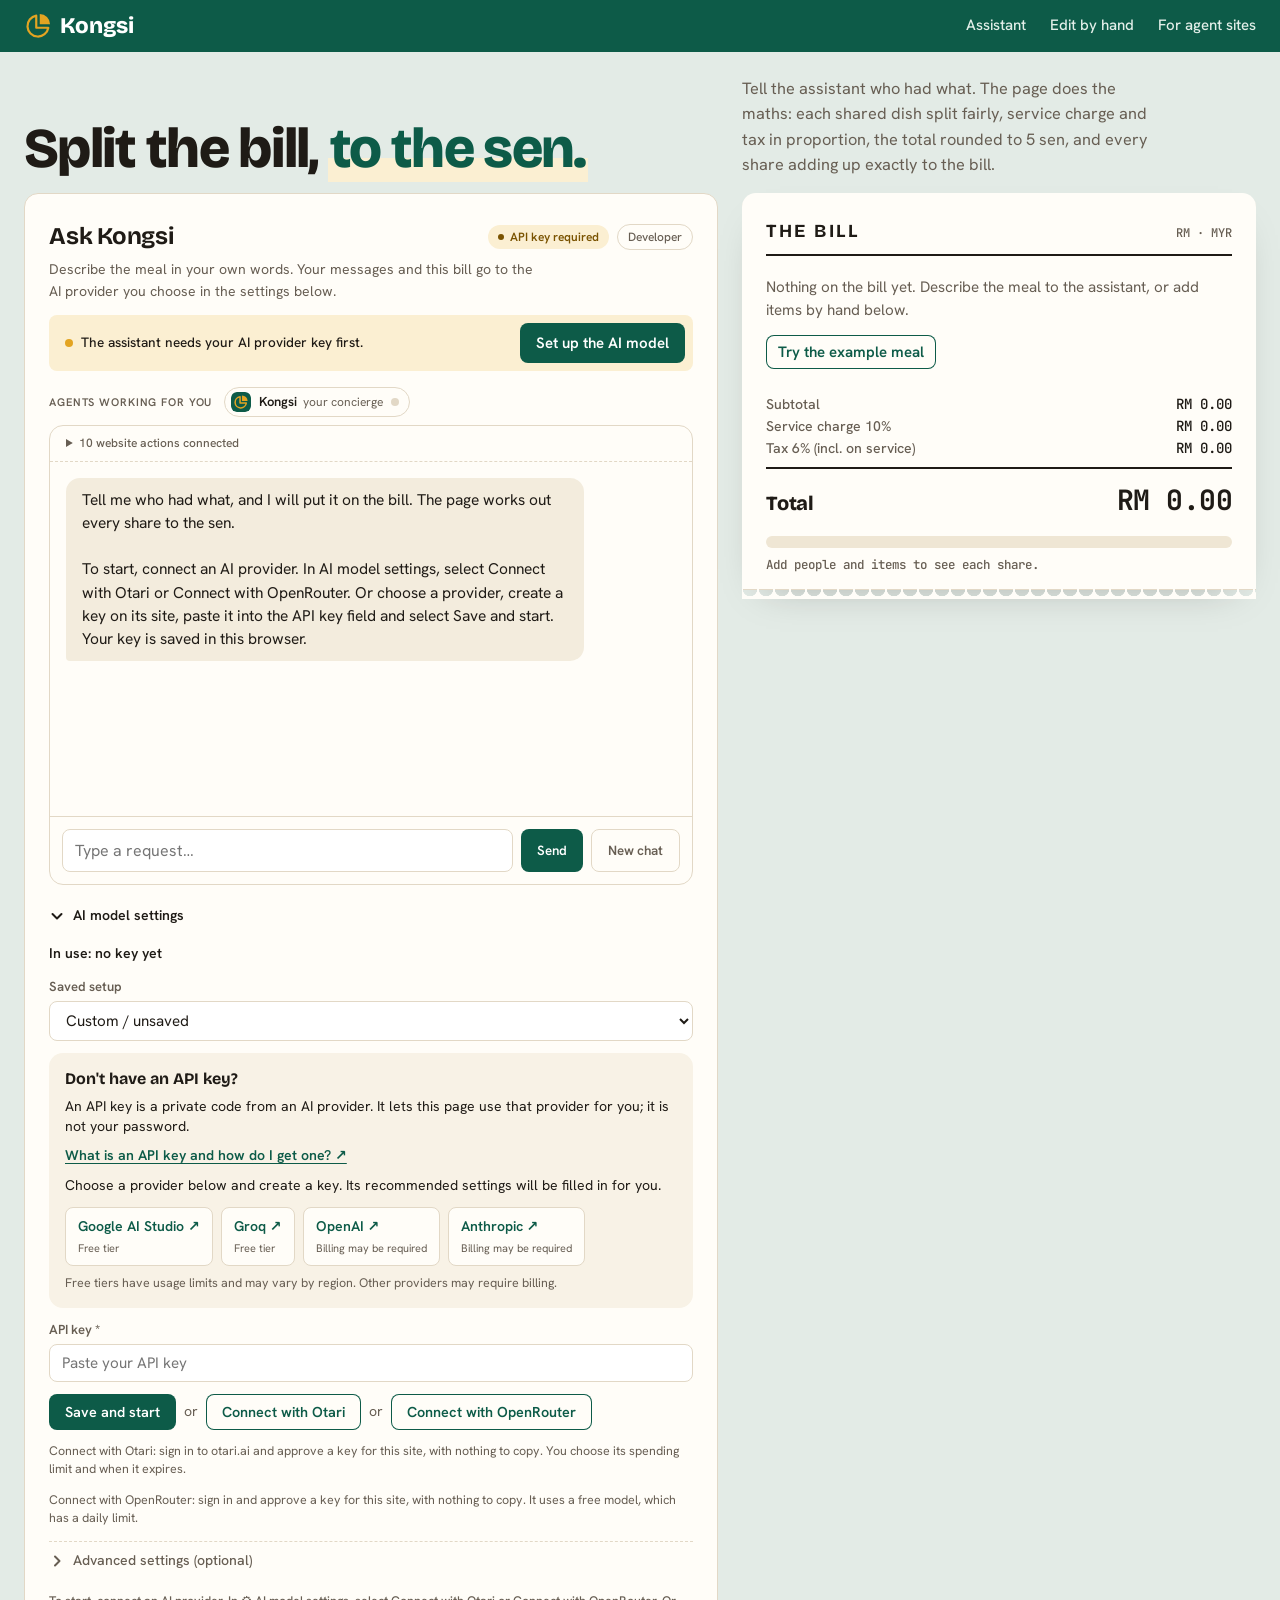
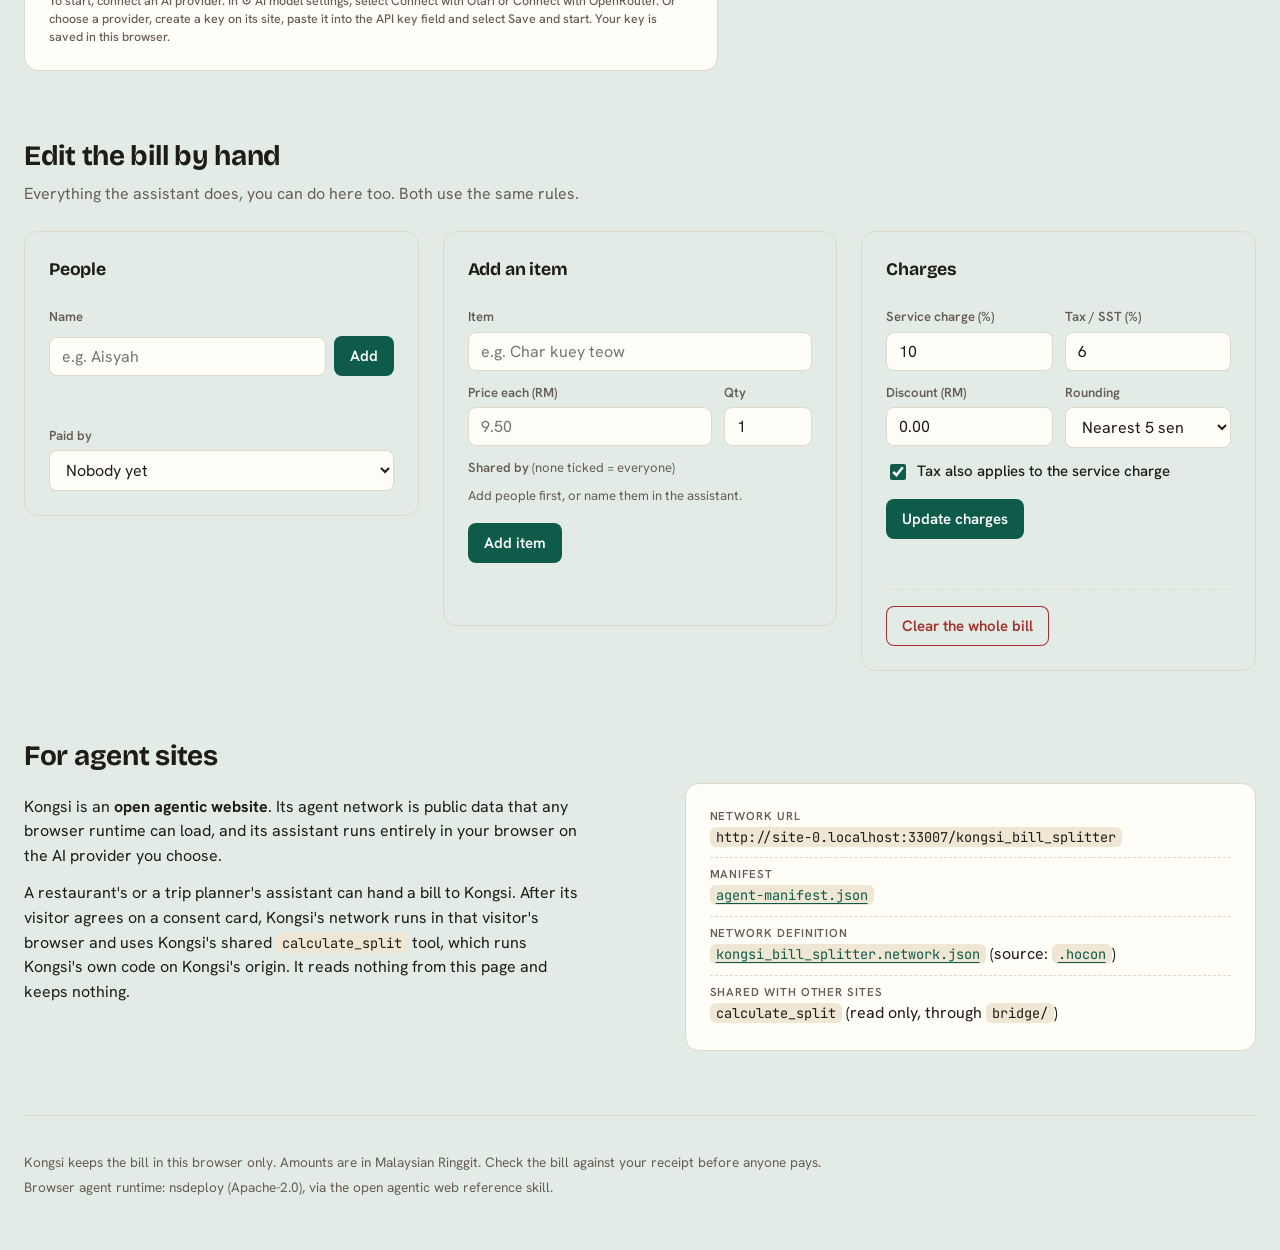
<file: index.html>
<!doctype html>
<html lang="en">
<head>
  <meta charset="utf-8">
  <meta name="viewport" content="width=device-width, initial-scale=1">
  <title>Kongsi - split the bill, to the sen</title>
  <meta name="description" content="Kongsi splits a restaurant bill between friends: who shared what, service charge, tax and 5-sen rounding. Tell its assistant who ate what; the page does the maths, so every share adds up to the total.">
  <link rel="icon" href="favicon.svg" type="image/svg+xml">
  <link rel="preconnect" href="https://fonts.googleapis.com">
  <link rel="preconnect" href="https://fonts.gstatic.com" crossorigin>
  <link rel="stylesheet" href="https://fonts.googleapis.com/css2?family=Bricolage+Grotesque:opsz,wght@12..96,600..800&family=Hanken+Grotesk:wght@400;500;600;700&family=JetBrains+Mono:wght@500;700&display=swap">
  <link rel="stylesheet" href="styles.css">
  <!-- Agent network for other agent sites and tools: agent-manifest.json -->
  <link rel="alternate" type="application/json" href="agent-manifest.json" title="Agent manifest">
  <script>
    // Entrance motion only when scripts run; never leave the page hidden.
    document.documentElement.classList.add("is-loading");
    setTimeout(() => document.documentElement.classList.remove("is-loading"), 1200);
  </script>
  <script type="module" src="js/app.js"></script>
  <script type="module" src="site.js"></script>
</head>
<body>
  <header class="masthead">
    <div class="wrap masthead-inner">
      <a class="wordmark" href="./" aria-label="Kongsi home">
        <svg class="mark" viewBox="0 0 32 32" aria-hidden="true"><path d="M14 4.2A12 12 0 1 0 27.8 18H14z" fill="none" stroke="currentColor" stroke-width="2.5" stroke-linejoin="round"/><path d="M18 2.2A12 12 0 0 1 29.8 14H18z" fill="currentColor"/></svg>
        <span>Kongsi</span>
      </a>
      <nav aria-label="Sections">
        <a href="#assistant">Assistant</a>
        <a href="#editor">Edit by hand</a>
        <a href="#agents">For agent sites</a>
      </nav>
    </div>
  </header>

  <main>
    <section class="intro wrap">
      <h1>Split the bill, <em>to the sen.</em></h1>
      <p class="lede">Tell the assistant who had what. The page does the maths: each shared dish split fairly, service charge and tax in proportion, the total rounded to 5&nbsp;sen, and every share adding up exactly to the bill.</p>
    </section>

    <div class="wrap workspace">
      <section id="assistant" class="assistant panel" aria-labelledby="assistant-heading">
        <div class="panel-head">
          <h2 id="assistant-heading">Ask Kongsi</h2>
        </div>
        <p class="assistant-note">Describe the meal in your own words. Your messages and this bill go to the AI provider you choose in the settings below.</p>
        <div class="assistant-status" id="assistant-status-row">
          <p id="assistant-status" role="status">Connecting the assistant… If this message stays, the assistant could not load. You can still use the page directly.</p>
          <button type="button" id="open-settings" hidden>Set up the AI model</button>
        </div>
        <div id="agent-app">
          <div data-ns-slot="header"></div>
          <div class="assistant-panels">
            <div data-ns-slot="chat"></div>
            <div data-ns-slot="agents"></div>
          </div>
          <div data-ns-slot="settings"></div>
        </div>
      </section>

      <aside class="receipt-col" aria-labelledby="receipt-heading">
        <div class="receipt" id="receipt">
          <div class="receipt-top">
            <h2 id="receipt-heading">The bill</h2>
            <span class="receipt-meta" id="bill-meta">RM · MYR</span>
          </div>
          <div class="receipt-empty" id="receipt-empty">
            <p>Nothing on the bill yet. Describe the meal to the assistant, or add items by hand below.</p>
            <button type="button" id="try-example" class="ghost">Try the example meal</button>
          </div>
          <table class="lines" id="lines" aria-label="Items on the bill">
            <thead><tr><th scope="col">Item</th><th scope="col" class="who-h">Shared by</th><th scope="col" class="num">Amount</th></tr></thead>
            <tbody id="lines-body"></tbody>
          </table>
          <dl class="totals" id="totals">
            <div><dt>Subtotal</dt><dd id="t-subtotal">RM 0.00</dd></div>
            <div id="row-discount"><dt>Discount</dt><dd id="t-discount">RM 0.00</dd></div>
            <div><dt id="t-service-label">Service charge</dt><dd id="t-service">RM 0.00</dd></div>
            <div><dt id="t-tax-label">Tax</dt><dd id="t-tax">RM 0.00</dd></div>
            <div id="row-rounding"><dt>Rounding</dt><dd id="t-rounding">RM 0.00</dd></div>
            <div class="grand"><dt>Total</dt><dd id="t-total">RM 0.00</dd></div>
          </dl>
          <div class="splitbar" aria-hidden="true"><div class="splitbar-track" id="splitbar-track"></div></div>
          <p class="check" id="shares-check"><svg class="tick" viewBox="0 0 16 16" aria-hidden="true"><path d="M3 8.5l3.2 3L13 4.5"/></svg><span id="shares-check-text"></span></p>
          <div class="tear" aria-hidden="true"></div>
          <h3 class="shares-heading">Each person pays</h3>
          <ul class="shares" id="shares"></ul>
          <div id="settlement-box" class="settlement" hidden>
            <h3>Pay back</h3>
            <ul id="settlement"></ul>
          </div>
          <p class="method">Shared items are split equally. Discount, service charge, tax and rounding follow what each person had.</p>
          <div class="receipt-actions">
            <button type="button" id="copy-summary" class="ghost">Copy summary</button>
            <span id="copy-status" role="status"></span>
          </div>
        </div>
      </aside>
    </div>

    <section id="editor" class="wrap editor" aria-labelledby="editor-heading">
      <h2 id="editor-heading">Edit the bill by hand</h2>
      <p class="sub">Everything the assistant does, you can do here too. Both use the same rules.</p>
      <div class="editor-grid">
        <div class="panel">
          <h3>People</h3>
          <form id="person-form" class="row-form" novalidate>
            <label for="person-name">Name</label>
            <input id="person-name" name="personName" maxlength="30" autocomplete="off" placeholder="e.g. Aisyah">
            <button type="submit">Add</button>
          </form>
          <p class="form-error" id="person-error" role="alert"></p>
          <ul class="chips" id="people-list" aria-label="People on the bill"></ul>
          <label for="paid-by" class="field-label">Paid by</label>
          <select id="paid-by"><option value="">Nobody yet</option></select>
        </div>

        <div class="panel">
          <h3>Add an item</h3>
          <form id="item-form" novalidate>
            <div class="grid-3">
              <div class="span-3"><label for="item-name">Item</label><input id="item-name" name="itemName" maxlength="60" autocomplete="off" placeholder="e.g. Char kuey teow"></div>
              <div><label for="item-price">Price each (RM)</label><input id="item-price" name="itemPrice" inputmode="decimal" placeholder="9.50"></div>
              <div><label for="item-qty">Qty</label><input id="item-qty" name="itemQuantity" type="number" min="1" max="99" value="1"></div>
            </div>
            <fieldset class="sharers">
              <legend>Shared by <span class="hint">(none ticked = everyone)</span></legend>
              <div id="item-sharers" class="sharer-boxes"></div>
            </fieldset>
            <button type="submit">Add item</button>
            <p class="form-error" id="item-error" role="alert"></p>
          </form>
          <ul class="item-list" id="item-list" aria-label="Items, with remove buttons"></ul>
        </div>

        <div class="panel">
          <h3>Charges</h3>
          <form id="charges-form" novalidate>
            <div class="grid-2">
              <div><label for="service-pct">Service charge (%)</label><input id="service-pct" name="servicePct" type="number" min="0" max="30" step="0.5"></div>
              <div><label for="tax-pct">Tax / SST (%)</label><input id="tax-pct" name="taxPct" type="number" min="0" max="30" step="0.5"></div>
              <div><label for="discount">Discount (RM)</label><input id="discount" name="discount" inputmode="decimal"></div>
              <div><label for="rounding">Rounding</label>
                <select id="rounding" name="rounding">
                  <option value="nearest_5_sen">Nearest 5 sen</option>
                  <option value="none">None</option>
                </select>
              </div>
            </div>
            <label class="check-label"><input id="tax-on-service" type="checkbox"> Tax also applies to the service charge</label>
            <button type="submit">Update charges</button>
            <p class="form-error" id="charges-error" role="alert"></p>
          </form>
          <div class="danger-zone">
            <button type="button" id="clear-bill" class="danger">Clear the whole bill</button>
          </div>
        </div>
      </div>
    </section>

    <section id="agents" class="wrap agents" aria-labelledby="agents-heading">
      <h2 id="agents-heading">For agent sites</h2>
      <div class="agents-grid">
        <div>
          <p>Kongsi is an <strong>open agentic website</strong>. Its agent network is public data that any browser runtime can load, and its assistant runs entirely in your browser on the AI provider you choose.</p>
          <p>A restaurant's or a trip planner's assistant can hand a bill to Kongsi. After its visitor agrees on a consent card, Kongsi's network runs in that visitor's browser and uses Kongsi's shared <code>calculate_split</code> tool, which runs Kongsi's own code on Kongsi's origin. It reads nothing from this page and keeps nothing.</p>
        </div>
        <dl class="endpoints">
          <div><dt>Network URL</dt><dd><code id="network-url">./kongsi_bill_splitter</code></dd></div>
          <div><dt>Manifest</dt><dd><a href="agent-manifest.json"><code>agent-manifest.json</code></a></dd></div>
          <div><dt>Network definition</dt><dd><a href="kongsi_bill_splitter.network.json"><code>kongsi_bill_splitter.network.json</code></a> (source: <a href="kongsi_bill_splitter.hocon"><code>.hocon</code></a>)</dd></div>
          <div><dt>Shared with other sites</dt><dd><code>calculate_split</code> (read only, through <code>bridge/</code>)</dd></div>
        </dl>
      </div>
    </section>
  </main>

  <footer class="wrap footer">
    <p>Kongsi keeps the bill in this browser only. Amounts are in Malaysian Ringgit. Check the bill against your receipt before anyone pays.</p>
    <p>Browser agent runtime: nsdeploy (Apache-2.0), via the open agentic web reference skill.</p>
  </footer>
</body>
</html>
</file>
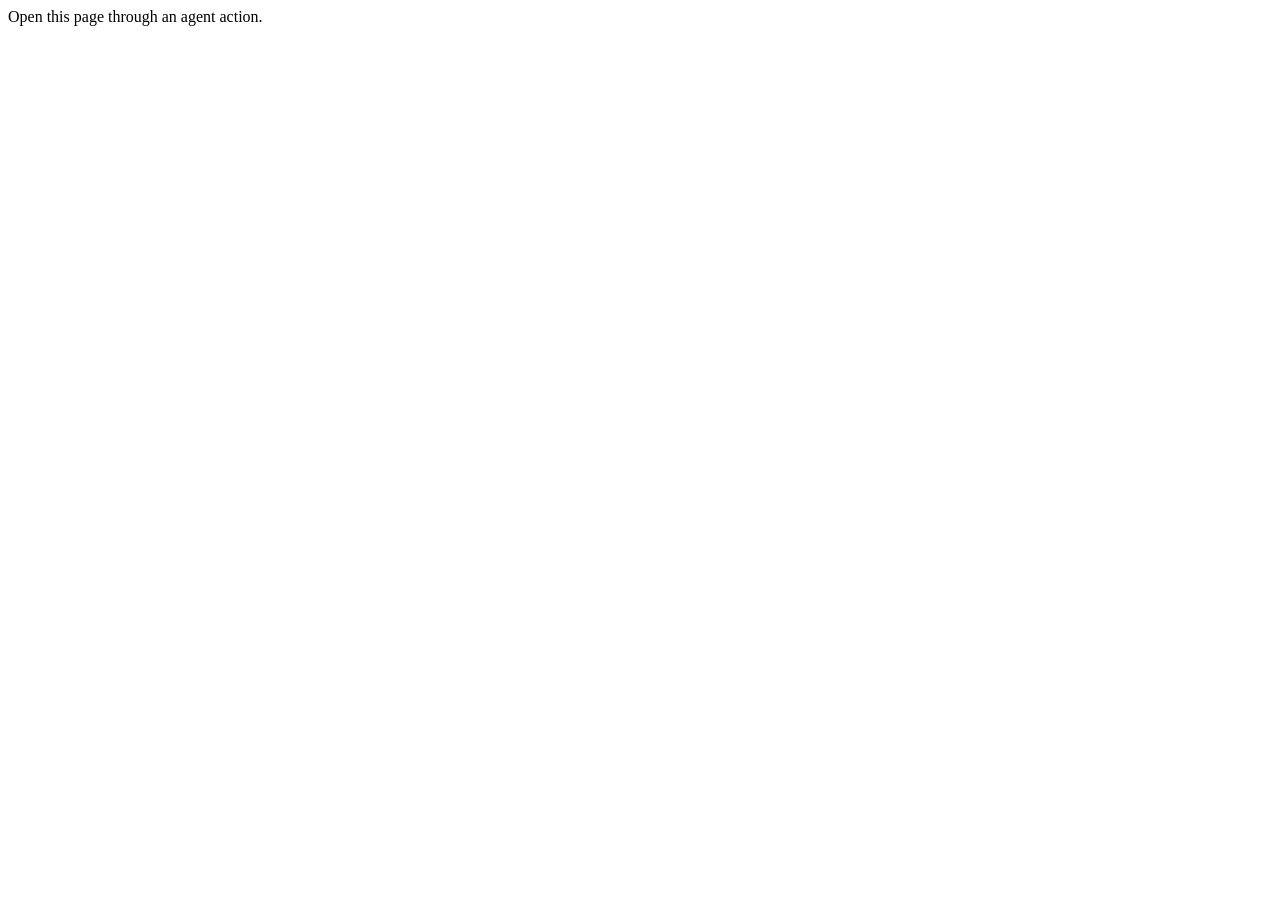
<file: bridge/action-bridge.html>
<!doctype html>
<!--
  Action bridge, copied here by build_network.mjs. Do not edit it.
  Other agent sites load this page in a hidden frame before they run this site's network.
  It reads agent-manifest.json in this folder. That manifest names bridge-actions.js when
  this folder has it, and the page then shares the actions it registers with the callers
  they list. Otherwise it shares no actions and loads none of the site's own code.
  Do not block framing for this folder.
-->
<html lang="en">
  <head>
    <meta charset="utf-8">
    <meta name="robots" content="noindex">
    <title>Action bridge</title>
    <script type="module" src="../runtime/action-bridge.js"></script>
  </head>
  <body></body>
</html>
</file>
<file: styles.css>
/* Kongsi — see DESIGN.md for the world, tokens and motion plan. */
:root {
  color-scheme: light;
  /* colour roles */
  --paper: #e3ebe6;
  --card: #fffdf8;
  --ink: #1f1b16;
  --muted: #675e53;
  --line: #e2d8c6;
  --green: #0d5b48;
  --green-dark: #0a4537;
  --green-wash: #e5f0eb;
  --saffron: #e3a422;
  --saffron-soft: #fbefd2;
  --focus: #9a6a00; /* deep kaya: 4.7:1 on the card, 3.9:1 on the table */
  --red: #a3302a;
  --red-wash: #f8e7e5;
  /* type */
  --display: "Bricolage Grotesque", "Avenir Next", "Segoe UI", system-ui, sans-serif;
  --sans: "Hanken Grotesk", "Avenir Next", "Segoe UI", system-ui, -apple-system, sans-serif;
  --mono: "JetBrains Mono", ui-monospace, "SF Mono", Menlo, Consolas, monospace;
  /* spacing scale (4/8) */
  --s1: 4px; --s2: 8px; --s3: 12px; --s4: 16px; --s5: 24px; --s6: 32px; --s7: 48px; --s8: 64px;
  --gutter: 24px;
  /* shape */
  --r-control: 8px;
  --r-card: 14px;
  --shadow-paper: 0 1px 0 var(--line), 0 18px 40px -24px rgba(31, 27, 22, 0.35);
  /* motion */
  --ease-out: cubic-bezier(0.23, 1, 0.32, 1);
  --ease-in-out: cubic-bezier(0.77, 0, 0.175, 1);
}

* { box-sizing: border-box; }
[hidden] { display: none !important; }
html { scroll-behavior: smooth; scrollbar-color: #b9c8bf var(--paper); }
body {
  margin: 0;
  background: var(--paper);
  color: var(--ink);
  font: 400 16px/1.55 var(--sans);
  -webkit-font-smoothing: antialiased;
  caret-color: var(--green);
}
::selection { background: var(--saffron-soft); color: var(--ink); }
a { color: var(--green); text-underline-offset: 3px; text-decoration-thickness: 1px; }
a:hover { text-decoration-thickness: 2px; }
code { font-family: var(--mono); font-size: 0.85em; background: #efe6d4; padding: 1px 6px; border-radius: 6px; overflow-wrap: anywhere; }
:focus-visible { outline: 3px solid var(--focus); outline-offset: 2px; }
.masthead :focus-visible { outline-color: var(--saffron); }
/* Headings that take focus programmatically (dialog and consent titles, tabindex -1) are not controls. */
[tabindex="-1"]:focus { outline: none; }
.wrap { width: min(1240px, 100% - 2 * var(--gutter)); margin-inline: auto; }
h1, h2, h3 { font-family: var(--display); text-wrap: balance; letter-spacing: -0.01em; }

/* ---------- Masthead ---------- */
.masthead { background: var(--green); color: #fff; }
.masthead-inner { display: flex; align-items: center; justify-content: space-between; gap: var(--s4); padding: var(--s3) 0; flex-wrap: wrap; }
.wordmark { display: inline-flex; align-items: center; gap: var(--s2); color: #fff; text-decoration: none; font: 800 1.4rem/1 var(--display); }
.wordmark .mark { width: 28px; height: 28px; color: var(--saffron); }
.masthead nav { display: flex; gap: var(--s5); flex-wrap: wrap; }
.masthead nav a { color: #e3efe9; text-decoration: none; font-size: 0.94rem; font-weight: 500; }
.masthead nav a:hover { color: #fff; text-decoration: underline; }

/* ---------- Intro ---------- */
.intro { padding: var(--s5) 0 var(--s4); display: grid; grid-template-columns: minmax(0, 1.35fr) minmax(320px, 1fr); gap: var(--s5); align-items: end; }
.intro h1 { font-size: clamp(2.25rem, 4.4vw, 3.5rem); line-height: 1.02; margin: 0; font-weight: 800; letter-spacing: -0.03em; }
.intro h1 em { font-style: normal; color: var(--green); background: linear-gradient(transparent 64%, var(--saffron-soft) 64%); padding: 0 2px; }
.lede { max-width: 46ch; color: var(--muted); font-size: 1.02rem; margin: 0; }

/* ---------- Workspace ---------- */
.workspace { display: grid; grid-template-columns: minmax(0, 1.35fr) minmax(320px, 1fr); gap: var(--s5); align-items: start; }
.panel { background: var(--card); border: 1px solid var(--line); border-radius: var(--r-card); padding: var(--s5); }
.panel h2, .panel h3 { margin: 0 0 var(--s2); }
.assistant .panel-head h2 { font-size: 1.5rem; margin-bottom: var(--s1); }
.panel-head p { margin: 0 0 var(--s3); color: var(--muted); max-width: 66ch; }
.panel-head q { color: var(--ink); font-style: italic; }

/* ---------- Receipt (hero) ---------- */
.receipt-col { position: sticky; top: var(--s4); }
.receipt {
  background: var(--card);
  border-radius: var(--r-card) var(--r-card) 0 0;
  padding: var(--s5) var(--s5) var(--s4);
  box-shadow: var(--shadow-paper);
  position: relative;
  font-variant-numeric: tabular-nums;
}
.receipt::after {
  content: "";
  position: absolute; left: 0; right: 0; bottom: -10px; height: 10px;
  background: radial-gradient(circle at 8px 0, transparent 7px, var(--card) 7.5px) 0 0 / 16px 10px repeat-x;
}
.receipt-top { display: flex; justify-content: space-between; align-items: baseline; border-bottom: 2px solid var(--ink); padding-bottom: var(--s2); margin-bottom: var(--s3); }
.receipt-top h2 { margin: 0; font-size: 1.15rem; text-transform: uppercase; letter-spacing: 0.14em; }
.receipt-meta { font: 500 12px var(--mono); color: var(--muted); }
.receipt-empty { padding: var(--s2) 0 var(--s3); }
.receipt-empty p { color: var(--muted); font-size: 0.95rem; margin: 0 0 var(--s3); }
.lines { width: 100%; border-collapse: collapse; font-size: 0.92rem; }
.lines th.who-h { padding-inline: var(--s2); }
.lines th { text-align: left; font: 600 0.7rem var(--sans); text-transform: uppercase; letter-spacing: 0.08em; color: var(--muted); padding: var(--s1) 0; }
.lines td { padding: var(--s2) 0; border-bottom: 1px dashed var(--line); vertical-align: top; }
.lines td.who { color: var(--muted); font-size: 0.82rem; padding-inline: var(--s2); }
.lines th.num, .lines td.num { text-align: right; white-space: nowrap; }
.lines td.num { font: 500 0.9rem var(--mono); }
.line-name { font-weight: 600; }
.qty { color: var(--muted); font: 500 0.82em var(--mono); }
.totals { margin: var(--s3) 0 0; font: 500 0.88rem var(--mono); }
.totals div { display: flex; justify-content: space-between; padding: 2px 0; }
.totals dt { font-family: var(--sans); color: var(--muted); }
.totals dd { margin: 0; }
.totals .grand { border-top: 2px solid var(--ink); margin-top: var(--s2); padding-top: var(--s3); align-items: baseline; font-size: 1.75rem; font-weight: 700; letter-spacing: -0.02em; }
.totals .grand dt { color: var(--ink); font: 800 1.25rem var(--display); letter-spacing: -0.01em; }

/* Signature: the split bar */
.splitbar { margin-top: var(--s4); height: 12px; border-radius: 999px; background: #efe6d4; overflow: hidden; position: relative; }
.splitbar-track { position: absolute; inset: 0; }
.seg {
  position: absolute; inset: 0;
  transform-origin: left center;
  transform: translateX(var(--x, 0%)) scaleX(var(--w, 0));
  transition: transform 520ms var(--ease-in-out);
  border-right: 2px solid var(--card);
}
.check { display: flex; align-items: center; gap: var(--s2); font: 500 0.78rem var(--mono); margin: var(--s2) 0 0; color: var(--muted); min-height: 1.4em; }
.check.ok { color: var(--green); }
.check.bad { color: var(--red); }
.tick { width: 16px; height: 16px; flex: none; fill: none; stroke: currentColor; stroke-width: 2.2; stroke-linecap: round; stroke-linejoin: round; opacity: 0; }
.tick path { stroke-dasharray: 16; stroke-dashoffset: 16; }
.check.ok .tick { opacity: 1; }
.check:not(.ok) .tick { display: none; }
.receipt.is-empty .shares-heading, .receipt.is-empty .shares, .receipt.is-empty .settlement, .receipt.is-empty .method, .receipt.is-empty .receipt-actions, .receipt.is-empty .tear { display: none; }
.check.ok.drawn .tick path { stroke-dashoffset: 0; transition: stroke-dashoffset 300ms var(--ease-out) 380ms; }

.tear { border-top: 2px dashed var(--line); margin: var(--s4) calc(-1 * var(--s5)) var(--s3); }
.shares-heading, .settlement h3 { font: 600 0.75rem var(--sans); text-transform: uppercase; letter-spacing: 0.1em; color: var(--muted); margin: 0 0 var(--s2); }
.shares, .settlement ul { list-style: none; margin: 0; padding: 0; }
.shares li {
  display: grid; grid-template-columns: 10px 1fr auto; grid-template-areas: "dot name amount" "dot detail amount";
  align-items: center; gap: 0 var(--s3);
  padding: var(--s2) var(--s3); border-radius: 10px; margin-bottom: var(--s2); background: #f8f2e6; position: relative;
}
.shares li.payer { background: var(--saffron-soft); }
.shares .dot { grid-area: dot; width: 10px; height: 10px; border-radius: 999px; background: var(--c, var(--green)); align-self: center; }
.shares .who-name { grid-area: name; font-weight: 600; }
.shares .detail { grid-area: detail; font: 500 0.74rem var(--mono); color: var(--muted); }
.shares .amount { grid-area: amount; font: 700 1.1rem var(--mono); }
.shares .badge { position: absolute; top: -8px; right: var(--s3); background: var(--saffron); color: var(--ink); font: 700 0.64rem var(--sans); text-transform: uppercase; letter-spacing: 0.08em; padding: 1px 8px; border-radius: 999px; }
.settlement { margin-top: var(--s4); }
.settlement li { display: flex; justify-content: space-between; padding: var(--s1) 0; border-bottom: 1px dashed var(--line); font-size: 0.94rem; }
.settlement strong { font: 700 0.94rem var(--mono); }
.method { color: var(--muted); font-size: 0.78rem; margin: var(--s4) 0 var(--s2); }
.receipt-actions { display: flex; align-items: center; gap: var(--s3); font-size: 0.85rem; color: var(--muted); }

/* ---------- Buttons and fields (outside the assistant, which styles itself) ---------- */
.btn, main button:not(#agent-app button) {
  font: 600 0.94rem var(--sans);
  background: var(--green);
  color: #fff;
  border: 0;
  border-radius: var(--r-control);
  padding: 10px var(--s4);
  cursor: pointer;
  transition: transform 140ms var(--ease-out), background-color 160ms ease;
}
main button:not(#agent-app button):active { transform: scale(0.97); }
main button.ghost:not(#agent-app button) { background: transparent; color: var(--green); box-shadow: inset 0 0 0 1px var(--green); padding: 7px var(--s3); }
main button.danger:not(#agent-app button) { background: transparent; color: var(--red); box-shadow: inset 0 0 0 1px var(--red); }
main button.icon-btn:not(#agent-app button) { background: transparent; color: var(--muted); padding: 4px; border-radius: 999px; display: inline-grid; place-items: center; }
.icon-btn svg { width: 16px; height: 16px; stroke: currentColor; stroke-width: 2; stroke-linecap: round; fill: none; }
@media (hover: hover) and (pointer: fine) {
  main button:not(#agent-app button):hover { background: var(--green-dark); }
  main button.ghost:not(#agent-app button):hover { background: var(--green-wash); }
  main button.danger:not(#agent-app button):hover { background: var(--red-wash); }
  main button.icon-btn:not(#agent-app button):hover { background: var(--red-wash); color: var(--red); }
}

/* ---------- Edit by hand (secondary: recedes) ---------- */
.editor { padding: var(--s8) 0 0; }
.editor h2, .agents h2 { font-size: 1.75rem; margin: 0 0 var(--s1); font-weight: 700; }
.sub { color: var(--muted); margin: 0 0 var(--s5); }
.editor-grid { display: grid; grid-template-columns: repeat(3, minmax(0, 1fr)); gap: var(--s5); align-items: start; }
.editor .panel { background: transparent; }
.editor .panel h3 { font-size: 1.1rem; font-weight: 700; margin-bottom: var(--s3); }
.editor label, .field-label { display: block; font-size: 0.82rem; font-weight: 600; margin: var(--s3) 0 var(--s1); color: var(--muted); }
.editor input:not([type="checkbox"]), .editor select {
  width: 100%; font: 400 1rem var(--sans); padding: var(--s2) var(--s3); border: 1px solid var(--line); border-radius: var(--r-control);
  background: var(--card); color: var(--ink); transition: border-color 160ms ease, box-shadow 160ms ease;
}
.editor input:not([type="checkbox"]):focus, .editor select:focus { border-color: var(--green); box-shadow: 0 0 0 3px var(--green-wash); outline: none; }
.editor input[type="checkbox"] { accent-color: var(--green); width: 16px; height: 16px; }
.row-form { display: grid; grid-template-columns: 1fr auto; gap: var(--s2); align-items: end; }
.row-form label { grid-column: 1 / -1; margin-bottom: 0; }
.grid-2 { display: grid; grid-template-columns: 1fr 1fr; gap: 0 var(--s3); }
.grid-3 { display: grid; grid-template-columns: 1fr 88px; gap: 0 var(--s3); }
.grid-3 .span-3 { grid-column: 1 / -1; }
.sharers { border: 0; padding: 0; margin: var(--s3) 0 var(--s4); }
.sharers legend { font-size: 0.82rem; font-weight: 600; color: var(--muted); padding: 0; }
.hint { font-weight: 400; color: var(--muted); font-size: 0.82rem; }
.sharer-boxes { display: flex; flex-wrap: wrap; gap: var(--s2) var(--s4); margin-top: var(--s2); }
.editor label.sharer, .editor label.check-label { display: inline-flex; align-items: center; gap: var(--s2); font-weight: 500; color: var(--ink); margin: 0; font-size: 0.94rem; }
.editor label.check-label { margin: var(--s3) 0 var(--s4); }
.form-error { color: var(--red); font-size: 0.86rem; min-height: 1.3em; margin: var(--s2) 0 0; }
.chips { list-style: none; padding: 0; margin: var(--s3) 0; display: flex; flex-wrap: wrap; gap: var(--s2); }
.chips li { display: inline-flex; align-items: center; gap: var(--s1); background: var(--green-wash); border-radius: 999px; padding: 2px 4px 2px var(--s3); font-weight: 600; font-size: 0.92rem; }
.chips .dot { width: 8px; height: 8px; border-radius: 999px; background: var(--c, var(--green)); margin-right: 2px; }
.item-list { list-style: none; padding: 0; margin: var(--s3) 0 0; font-size: 0.92rem; }
.item-list li { display: flex; justify-content: space-between; align-items: center; gap: var(--s2); padding: var(--s1) 0; border-bottom: 1px dashed var(--line); }
.danger-zone { border-top: 1px dashed var(--line); margin-top: var(--s5); padding-top: var(--s4); }

/* ---------- For agent sites ---------- */
.agents { padding: var(--s8) 0 0; }
.agents-grid { display: grid; grid-template-columns: 1.1fr 1fr; gap: var(--s6); align-items: start; }
.agents p { max-width: 62ch; margin: var(--s3) 0 0; }
.endpoints { margin: 0; background: var(--card); border: 1px solid var(--line); border-radius: var(--r-card); padding: var(--s4) var(--s5); }
.endpoints div { padding: var(--s2) 0; border-bottom: 1px dashed var(--line); }
.endpoints div:last-child { border-bottom: 0; }
.endpoints dt { font: 600 0.72rem var(--sans); text-transform: uppercase; letter-spacing: 0.08em; color: var(--muted); }
.endpoints dd { margin: 2px 0 0; }

.footer { color: var(--muted); font-size: 0.85rem; padding: var(--s6) 0 var(--s7); border-top: 1px solid var(--line); margin-top: var(--s8); }
.footer p { margin: var(--s1) 0; }

/* ---------- Assistant (runtime UI, themed from the page; runtime files unchanged) ---------- */
/* One heading row: "Ask Kongsi" on the left, the model state and Developer toggle on the
   right. #agent-app lays its slots straight into the panel's grid. */
.assistant { display: grid; grid-template-columns: minmax(0, 1fr) auto; column-gap: var(--s4); align-items: center; }
.assistant > *, #agent-app > * { grid-column: 1 / -1; }
.assistant > .panel-head { grid-column: 1; grid-row: 1; }
#agent-app { display: contents; }
#agent-app > [data-ns-slot="header"] { grid-column: 2; grid-row: 1; }
.assistant .panel-head h2 { margin: 0; }
.assistant-note { font-size: 0.88rem; color: var(--muted); margin: var(--s1) 0 0; max-width: 62ch; }

/* Status: a quiet line when connected, a callout with one button when a key is missing. */
.assistant-status { display: flex; align-items: center; flex-wrap: wrap; gap: var(--s2) var(--s4); margin: var(--s3) 0 0; min-height: 24px; }
#assistant-status { font-size: 0.85rem; color: var(--muted); font-weight: 500; margin: 0; display: inline-flex; align-items: center; gap: var(--s2); }
#assistant-status::before { content: ""; width: 8px; height: 8px; border-radius: 999px; background: var(--line); flex: none; }
.assistant-status[data-state="ready"] #assistant-status { color: var(--green); }
.assistant-status[data-state="ready"] #assistant-status::before { background: var(--green); }
.assistant-status[data-state="error"] #assistant-status { color: var(--red); }
.assistant-status[data-state="error"] #assistant-status::before { background: var(--red); }
.assistant-status[data-state="setup"] { background: var(--saffron-soft); border-radius: var(--r-control); padding: var(--s2) var(--s2) var(--s2) var(--s4); justify-content: space-between; }
.assistant-status[data-state="setup"] #assistant-status { color: var(--ink); flex: 1 1 260px; }
.assistant-status[data-state="setup"] #assistant-status::before { background: var(--saffron); }
.assistant-status, #assistant-status { transition: background-color 200ms ease, color 200ms ease; }

#agent-app {
  --ns-font: var(--sans);
  --ns-bg: #fffdf8;
  --ns-fg: #1f1b16;
  --ns-primary: #0d5b48;
  --ns-accent: #0a4537;
  --ns-border: #e2d8c6;
  --ns-panelbg: #fffdf8;
  --ns-msgbg: #f3ecdd;
  --ns-muted: #675e53;
  --ns-radius: 14px;
}
#agent-app :is(input, select, button, textarea) { font-family: var(--sans); }
#agent-app button { margin: 0; }

/* Header slot: state pill + Developer toggle. The runtime's title repeats the panel heading. */
#agent-app .ns-header { border: 0; padding: 0; gap: var(--s2); flex-wrap: wrap; justify-content: flex-end; }
#agent-app .ns-header .ns-title { position: absolute; width: 1px; height: 1px; overflow: hidden; clip-path: inset(50%); white-space: nowrap; }
#agent-app .ns-llmbadge { margin-left: 0; display: inline-flex; align-items: center; gap: 6px; font: 600 12px/1 var(--sans); padding: 6px 10px; border-radius: 999px; border: 0; max-width: 100%; overflow: hidden; text-overflow: ellipsis; white-space: nowrap; }
#agent-app .ns-llmbadge::before { content: ""; width: 6px; height: 6px; border-radius: 999px; background: currentColor; flex: none; }
#agent-app .ns-llmbadge.error { background: var(--saffron-soft); color: #7a5300; }
#agent-app .ns-llmbadge.real { background: var(--green-wash); color: var(--green); }
#agent-app .ns-llmbadge.pending, #agent-app .ns-llmbadge.mock { background: #efe6d4; color: var(--muted); }
#agent-app .ns-devtoggle { font: 500 12px/1 var(--sans); padding: 6px 10px; border-radius: 999px; border: 1px solid var(--line); color: var(--muted); background: transparent; transition: background-color 160ms ease, color 160ms ease, transform 140ms var(--ease-out); }
#agent-app .ns-devtoggle:active { transform: scale(0.97); }
#agent-app .ns-devtoggle.on { background: var(--ink); border-color: var(--ink); color: var(--card); }
#agent-app .ns-breadcrumb { font: 500 12px var(--mono); }

/* Chat first, full width. On this page the agents rail is a one-line strip above the
   messages; it still lights up while the assistant works. The Developer view keeps a column. */
.assistant-panels { display: grid; grid-template-columns: minmax(0, 1fr); gap: var(--s2); margin-top: var(--s4); }
#agent-app[data-dev="true"] .assistant-panels { grid-template-columns: minmax(0, 1fr) minmax(240px, 300px); }
#agent-app:not([data-dev="true"]) [data-ns-slot="agents"] { order: -1; }
#agent-app .ns-agents { flex-direction: row; align-items: center; flex-wrap: wrap; gap: var(--s2) var(--s3); border: 0; border-radius: 0; padding: 0; background: transparent; overflow: visible; }
#agent-app .ns-agents h3 { font: 600 11px var(--sans); letter-spacing: 0.08em; color: var(--muted); }
#agent-app .ns-agents #ns-anodes { display: flex; flex-wrap: wrap; gap: var(--s2); }
#agent-app .ns-anode { gap: var(--s2); padding: 4px 10px 4px 6px; border-radius: 999px; border-color: var(--line); background: var(--card); transition: border-color 160ms ease, box-shadow 200ms var(--ease-out); }
#agent-app .ns-anode .ns-ameta { display: flex; align-items: baseline; gap: 6px; flex-wrap: wrap; }
#agent-app .ns-anode .ns-aname { font-size: 13px; }
#agent-app .ns-anode .ns-arole, #agent-app .ns-anode .ns-aaddr { font-size: 12px; }
#agent-app .ns-anode .ns-adot { width: 8px; height: 8px; background: var(--line); }
#agent-app .ns-anode.done .ns-adot { background: var(--green); }
#agent-app .ns-anode.active { box-shadow: 0 0 0 3px var(--green-wash); }
/* Drawn icons in place of the runtime's emoji: the Kongsi mark for this page's agent,
   a globe for a partner site. */
#agent-app .ns-aicon { font-size: 0; width: 20px; height: 20px; flex: none; border-radius: 6px; background: url("favicon.svg") center / 20px 20px no-repeat; }
#agent-app .ns-anode:has(.ns-aaddr) .ns-aicon {
  background: var(--green);
  -webkit-mask: url("data:image/svg+xml,%3Csvg xmlns='http://www.w3.org/2000/svg' viewBox='0 0 24 24' fill='none' stroke='black' stroke-width='2' stroke-linecap='round'%3E%3Ccircle cx='12' cy='12' r='9'/%3E%3Cpath d='M3 12h18M12 3c3 3.5 3 14.5 0 18M12 3c-3 3.5-3 14.5 0 18'/%3E%3C/svg%3E") center / 18px no-repeat;
          mask: url("data:image/svg+xml,%3Csvg xmlns='http://www.w3.org/2000/svg' viewBox='0 0 24 24' fill='none' stroke='black' stroke-width='2' stroke-linecap='round'%3E%3Ccircle cx='12' cy='12' r='9'/%3E%3Cpath d='M3 12h18M12 3c3 3.5 3 14.5 0 18M12 3c-3 3.5-3 14.5 0 18'/%3E%3C/svg%3E") center / 18px no-repeat;
}

/* The chat */
#agent-app.ns-composed-app [data-ns-slot="chat"] { height: clamp(420px, calc(100vh - 440px), 600px); }
#agent-app.ns-composed-app [data-ns-slot="chat"] > .ns-chat { min-height: 0; }
#agent-app .ns-chat { background: var(--ns-bg); border-color: var(--line); border-radius: var(--r-card); }
#agent-app .ns-msgs { padding: var(--s4); gap: var(--s3); scrollbar-width: thin; scrollbar-color: #cdbfa8 transparent; }
#agent-app .ns-msg { overflow-wrap: break-word; padding: 10px var(--s4); line-height: 1.5; font-size: 0.97rem; }
#agent-app .ns-msg.bot { border-bottom-left-radius: 4px; }
#agent-app .ns-msg.user { border-bottom-right-radius: 4px; }
#agent-app .ns-msg :is(table, td, th) { font-variant-numeric: tabular-nums; }
#agent-app .ns-msg table { background: transparent; }
#agent-app .ns-turn-status { background: transparent; padding-left: 0; font-size: 0.88rem; }
#agent-app .ns-msgs:has(.ns-consent-actions) > .ns-turn-status { display: none; }
#agent-app .ns-action-status { border-bottom: 1px dashed var(--line); color: var(--muted); padding: var(--s2) var(--s4) !important; }
#agent-app .ns-action-status > summary { cursor: pointer; font-weight: 500; }
#agent-app .ns-action-status p { margin: var(--s1) 0 0; }
#agent-app .ns-inputbar { padding: var(--s3); gap: var(--s2); border-top-color: var(--line); }
#agent-app .ns-inputbar input { font-size: 1rem; padding: 10px var(--s3); border-color: var(--line); border-radius: var(--r-control); background: #fff; transition: border-color 160ms ease, box-shadow 160ms ease; }
#agent-app .ns-inputbar input:focus { outline: none; border-color: var(--green); box-shadow: 0 0 0 3px var(--green-wash); }
#agent-app .ns-inputbar input:focus-visible { outline: none; }
#agent-app .ns-inputbar button { font-weight: 600; padding: 10px var(--s4); border-radius: var(--r-control); transition: background-color 160ms ease, transform 140ms var(--ease-out); }
#agent-app .ns-inputbar button:active:not(:disabled) { transform: scale(0.97); }
#agent-app #ns-newchat { color: var(--muted) !important; border-color: var(--line) !important; }

/* Widgets and the consent card */
#agent-app input[type="checkbox"], #agent-app input[type="radio"] { width: auto; accent-color: var(--green); }
#agent-app .ns-w-label { font-family: inherit; }
#agent-app .ns-widget { border-color: var(--line); background: var(--card); }
#agent-app .ns-widget label { margin: 0; }
#agent-app .ns-w-radio label, #agent-app .ns-w-multi label, #agent-app .ns-w-toggle { font-weight: 400; }
#agent-app .ns-w-toggle { font-size: 13px; }
#agent-app .ns-w-choice { color: var(--ns-fg); }
#agent-app .ns-devtoggle:not(.on):hover, #agent-app .ns-modal-close:hover { background: transparent; }
#agent-app .ns-w-choice:disabled:hover { background: #fafbfc; }
#agent-app .ns-consent { background: var(--card); border: 1px solid var(--line); box-shadow: var(--shadow-paper); }
#agent-app .ns-consent-sub { font-family: var(--mono); color: var(--muted); }
#agent-app .ns-consent-actions { flex-wrap: wrap; }
#agent-app .ns-consent-actions button { white-space: nowrap; }
#agent-app .ns-consent-actions button.ghost { color: var(--muted); border-color: var(--line); }
#agent-app .ns-consent-done { color: var(--green); }

/* AI model settings: the page's own field style, type and spacing. */
#agent-app .ns-settings { border-top: 0; font-size: 0.88rem; margin-top: var(--s3); }
#agent-app .ns-settings > summary, #agent-app .ns-settings-advanced > summary {
  list-style: none; display: inline-flex; align-items: center; gap: var(--s2);
  padding: var(--s2) 0; color: var(--ink); font-weight: 600; cursor: pointer; border-radius: 6px;
}
#agent-app .ns-settings > summary::-webkit-details-marker, #agent-app .ns-settings-advanced > summary::-webkit-details-marker { display: none; }
#agent-app .ns-settings > summary::before, #agent-app .ns-settings-advanced > summary::before {
  content: ""; width: 16px; height: 16px; flex: none; background: currentColor;
  -webkit-mask: url("data:image/svg+xml,%3Csvg xmlns='http://www.w3.org/2000/svg' viewBox='0 0 16 16' fill='none' stroke='black' stroke-width='2' stroke-linecap='round' stroke-linejoin='round'%3E%3Cpath d='M6 3.5 10.5 8 6 12.5'/%3E%3C/svg%3E") center / 16px no-repeat;
          mask: url("data:image/svg+xml,%3Csvg xmlns='http://www.w3.org/2000/svg' viewBox='0 0 16 16' fill='none' stroke='black' stroke-width='2' stroke-linecap='round' stroke-linejoin='round'%3E%3Cpath d='M6 3.5 10.5 8 6 12.5'/%3E%3C/svg%3E") center / 16px no-repeat;
  transition: transform 200ms var(--ease-out);
}
#agent-app .ns-settings[open] > summary::before, #agent-app .ns-settings-advanced[open] > summary::before { transform: rotate(90deg); }
#agent-app .ns-settings-advanced > summary { color: var(--muted); font-weight: 500; }
#agent-app .ns-settings-body { padding: var(--s2) 0 0; gap: var(--s3); }
#agent-app .ns-settings-body label { margin: 0; gap: var(--s1); font-weight: 600; font-size: 0.82rem; color: var(--muted); }
#agent-app .ns-settings-body :is(input[type=text], input[type=password], input:not([type]), select) {
  font: 400 0.95rem var(--sans); color: var(--ink); background: #fff;
  padding: var(--s2) var(--s3); border: 1px solid var(--line); border-radius: var(--r-control);
  transition: border-color 160ms ease, box-shadow 160ms ease;
}
#agent-app .ns-settings-body :is(input, select):focus { outline: none; border-color: var(--green); box-shadow: 0 0 0 3px var(--green-wash); }
#agent-app .ns-in-use { font-size: 0.88rem; color: var(--ink); }
#agent-app .ns-key-help { background: #f8f2e6; border: 0; border-radius: var(--r-card); padding: var(--s4); gap: var(--s2); }
#agent-app .ns-key-help strong { font: 700 1rem var(--display); }
#agent-app .ns-key-help > a, #agent-app :is(.ns-openrouter-key, .ns-otari-key) a { color: var(--green); }
#agent-app .ns-key-providers { gap: var(--s2); margin-top: var(--s1); }
#agent-app .ns-key-providers a { border: 1px solid var(--line); background: var(--card); color: var(--green); border-radius: var(--r-control); padding: var(--s2) var(--s3); transition: border-color 160ms ease, background-color 160ms ease; }
#agent-app .ns-key-providers small { font-size: 11px; color: var(--muted); }
#agent-app .ns-settings-body button { font: 600 0.9rem var(--sans); padding: 9px var(--s4); border-radius: var(--r-control); transition: background-color 160ms ease, transform 140ms var(--ease-out); }
#agent-app .ns-settings-body button:active { transform: scale(0.97); }
#agent-app .ns-settings-body button.ghost { color: var(--green); border-color: var(--line); background: transparent; }
#agent-app .ns-start-actions { gap: var(--s2); }
/* One primary: Save and start. The Connect buttons are the alternatives. */
#agent-app .ns-start-actions :is(#ns-connect-otari, #ns-connect-openrouter) { background: transparent; color: var(--green); box-shadow: inset 0 0 0 1px var(--green); }
#agent-app .ns-hint { font-size: 0.78rem; line-height: 1.45; color: var(--muted); margin-top: 0; }
#agent-app .ns-hint.warn { color: var(--muted); font-weight: 500; }
#agent-app .ns-settings-advanced { border-top: 1px dashed var(--line); }
#agent-app .ns-settings-advanced-body { gap: var(--s3); padding: var(--s1) 0 var(--s2); }
@media (hover: hover) and (pointer: fine) {
  #agent-app .ns-key-providers a:hover { border-color: var(--green); background: var(--green-wash); }
  #agent-app .ns-settings-body button:not(.ghost, #ns-connect-otari, #ns-connect-openrouter):hover, #agent-app .ns-inputbar button.ns-send:not(:disabled):hover { background: var(--green-dark); }
  #agent-app .ns-settings-body button.ghost:hover, #agent-app .ns-start-actions :is(#ns-connect-otari, #ns-connect-openrouter):hover { background: var(--green-wash); }
  #agent-app .ns-devtoggle:not(.on):hover { color: var(--ink); border-color: var(--muted); }
  #agent-app .ns-anode:hover { border-color: var(--green); }
}

/* Dialogs added to <body> by site.js and the runtime */
body > dialog { border: 1px solid var(--line); border-radius: var(--r-card); padding: var(--s5); max-width: min(520px, calc(100% - 2 * var(--s4))); color: var(--ink); background: var(--card); box-shadow: var(--shadow-paper); }
body > dialog[open] { animation: dialog-in 200ms var(--ease-out); }
@keyframes dialog-in { from { opacity: 0; transform: scale(0.96); } }
body > dialog::backdrop { background: rgba(31, 27, 22, 0.45); }
body > dialog h2 { margin: 0 0 var(--s3); font: 700 1.3em var(--display); }
body > dialog button { margin-right: var(--s2); font: 600 0.94rem var(--sans); border-radius: var(--r-control); padding: 10px var(--s4); border: 0; background: var(--red); color: #fff; cursor: pointer; transition: transform 140ms var(--ease-out); }
body > dialog button:active { transform: scale(0.97); }
.assistant-review dl { display: grid; grid-template-columns: max-content 1fr; gap: var(--s1) var(--s4); margin: var(--s3) 0; }
.assistant-review dt { font-weight: 600; color: var(--muted); }
.assistant-review dd { margin: 0; font: 500 0.95rem var(--mono); }
.assistant-review dd:first-of-type { font: 600 1rem var(--sans); }
.assistant-review summary { cursor: pointer; color: var(--muted); }
.assistant-review details { margin: var(--s2) 0 var(--s4); font-size: 0.85rem; }
.assistant-review pre { white-space: pre-wrap; overflow-wrap: anywhere; background: #f3ecdd; padding: var(--s2); border-radius: var(--r-control); }
body > dialog button.assistant-decline { background: transparent; color: var(--ink); box-shadow: inset 0 0 0 1px var(--line); }

/* ---------- Motion ---------- */
/* First load: one staggered rise. Elements are visible by default; the class only runs once. */
.is-loading .intro h1, .is-loading .intro .lede, .is-loading .assistant, .is-loading .receipt-col { opacity: 0; transform: translateY(12px); }
.intro h1, .intro .lede, .assistant, .receipt-col { transition: opacity 420ms var(--ease-out), transform 420ms var(--ease-out); }
.intro .lede { transition-delay: 60ms; }
.assistant { transition-delay: 120ms; }
.receipt-col { transition-delay: 180ms; }

/* A new receipt line prints in from the top. */
.lines tr.print td { animation: print-in 320ms var(--ease-out) both; animation-delay: var(--d, 0ms); }
@keyframes print-in { from { opacity: 0; transform: translateY(-6px); clip-path: inset(0 0 100% 0); } to { opacity: 1; transform: none; clip-path: inset(0 0 0 0); } }
.shares li.enter { animation: rise-in 260ms var(--ease-out) both; animation-delay: var(--d, 0ms); }
/* New chat messages rise in once; the runtime appends each message a single time. */
#agent-app .ns-msg { animation: rise-in 240ms var(--ease-out) both; }
#agent-app .ns-consent { animation: card-in 280ms var(--ease-out) both; }
@keyframes card-in { from { opacity: 0; transform: translateY(8px) scale(0.98); } }
@keyframes rise-in { from { opacity: 0; transform: translateY(8px); } }

@media (prefers-reduced-motion: reduce) {
  html { scroll-behavior: auto; }
  .is-loading .intro h1, .is-loading .intro .lede, .is-loading .assistant, .is-loading .receipt-col { transform: none; }
  .intro h1, .intro .lede, .assistant, .receipt-col { transition: opacity 150ms ease; transition-delay: 0ms; }
  .seg { transition: none; }
  .lines tr.print td, .shares li.enter, #agent-app .ns-msg, #agent-app .ns-consent { animation: fade-in 150ms ease both; animation-delay: 0ms; }
  #agent-app .ns-settings > summary::before, #agent-app .ns-settings-advanced > summary::before { transition: none; }
  .check.ok .tick path { stroke-dashoffset: 0; transition: none; }
  body > dialog[open] { animation: fade-in 150ms ease; }
  main button:not(#agent-app button):active { transform: none; }
}
@keyframes fade-in { from { opacity: 0; } }

/* ---------- Responsive ---------- */
@media (max-width: 1020px) {
  .intro, .workspace { grid-template-columns: 1fr; }
  .receipt-col { position: static; }
  .editor-grid { grid-template-columns: 1fr 1fr; }
  .agents-grid { grid-template-columns: 1fr; }
}
@media (max-width: 680px) {
  :root { --gutter: 16px; }
  .intro { padding-top: var(--s5); }
  .editor-grid { grid-template-columns: 1fr; }
  .assistant-panels, #agent-app[data-dev="true"] .assistant-panels { grid-template-columns: 1fr; }
  #agent-app:not([data-dev="true"]) [data-ns-slot="agents"] { display: none; }
  #agent-app.ns-composed-app [data-ns-slot="chat"] { height: 460px; }
  .assistant > .panel-head, #agent-app > [data-ns-slot="header"] { grid-column: 1 / -1; }
  #agent-app > [data-ns-slot="header"] { grid-row: auto; margin-top: var(--s2); }
  #agent-app .ns-header { justify-content: flex-start; }
  .lede { font-size: 0.95rem; }
  .totals .grand { font-size: 1.5rem; }
  #agent-app .ns-msg { max-width: 92%; }
  .panel { padding: var(--s4); }
  .receipt { padding: var(--s4); }
  .tear { margin-inline: calc(-1 * var(--s4)); }
  .shares .detail { font-size: 0.68rem; }
  .masthead nav { gap: var(--s4); }
}
</file>
